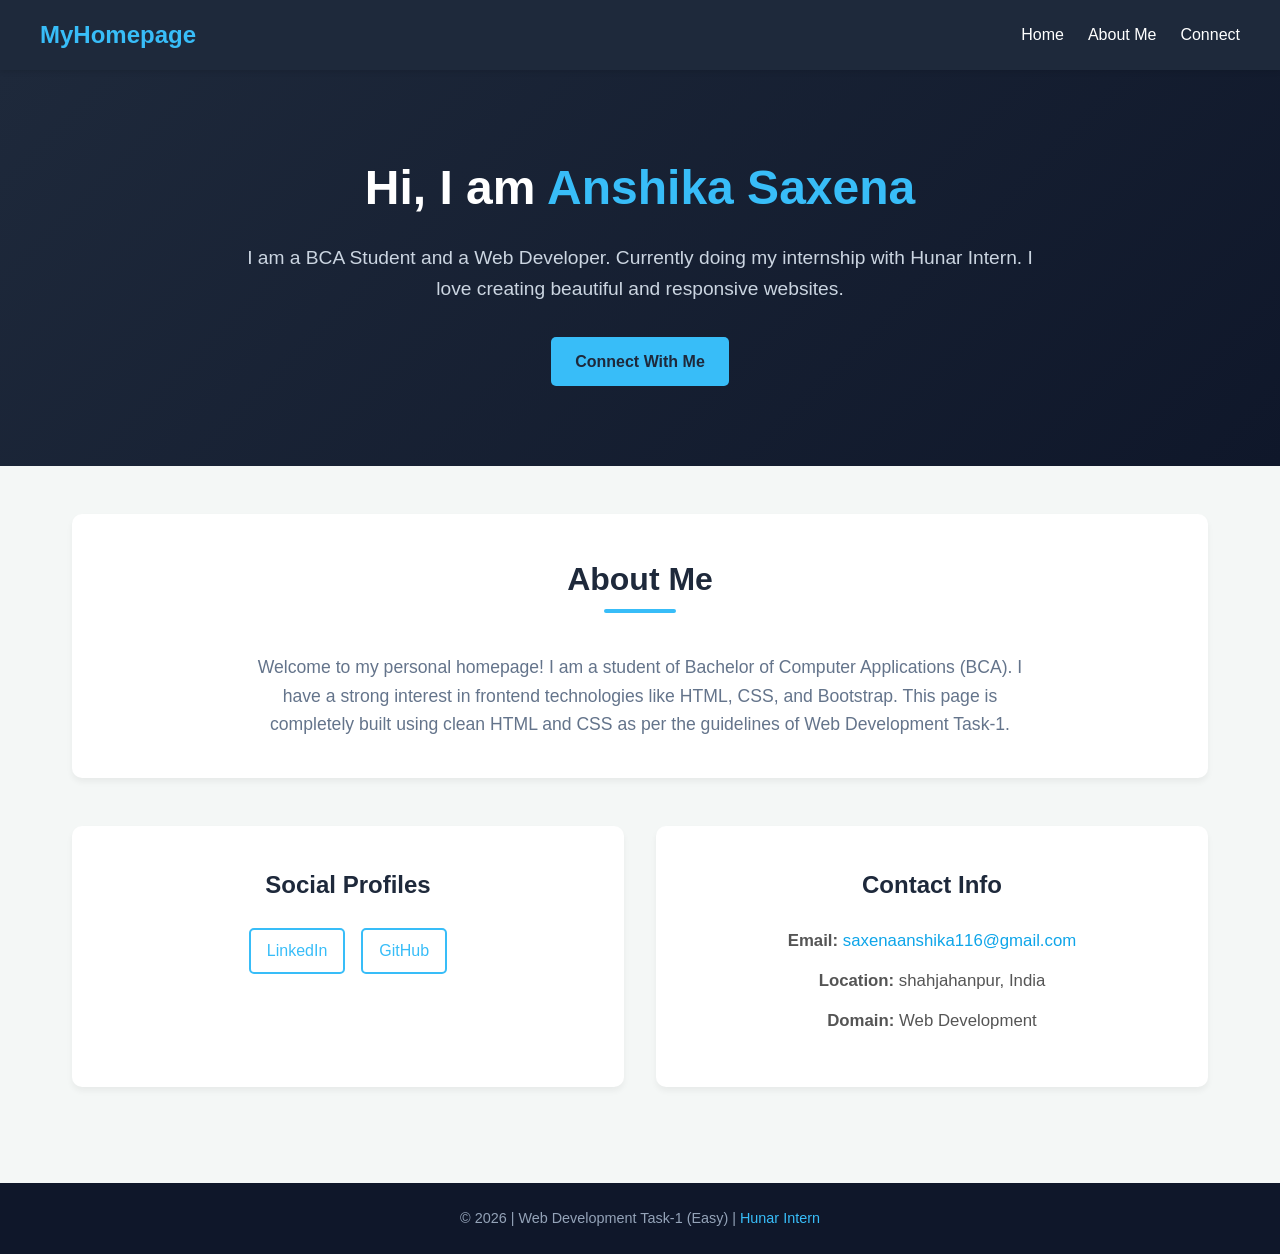
<file: index.html>
<!DOCTYPE html>
<html lang="en">
<head>
    <meta charset="UTF-8">
    <meta name="viewport" content="width=device-width, initial-scale=1.0">
    <title>Personal Homepage | Hunar Intern Task 1</title>
    <link rel="stylesheet" href="class.css">
</head>
<body>
    <header>
        <nav class="navbar">
            <div class="logo">MyHomepage</div>
            <ul class="nav-links">
                <li><a href="#home">Home</a></li>
                <li><a href="#about">About Me</a></li>
                <li><a href="#connect">Connect</a></li>
            </ul>
        </nav>
    </header>
    <section class="hero" id="home">
        <div class="hero-content">
            <h1>Hi, I am <span>Anshika Saxena</span></h1>
            <p>I am a BCA Student and a Web Developer. Currently doing my internship with Hunar Intern. I love creating beautiful and responsive websites.</p>
            <a href="#connect" class="btn">Connect With Me</a>
        </div>
    </section>
    <main class="container">
        <section class="about-section" id="about">
            <h2>About Me</h2>
            <p>
                Welcome to my personal homepage! I am a student of Bachelor of Computer Applications (BCA). I have a strong interest in frontend technologies like HTML, CSS, and Bootstrap. This page is completely built using clean HTML and CSS as per the guidelines of Web Development Task-1.
            </p>
        </section>
        <div class="connect-grid" id="connect">
            <div class="card">
                <h3>Social Profiles</h3>
                <div class="social-links">
                    <a href="https://linkedin.com/" target="#" class="social-btn">LinkedIn</a>
                    <a href="https://github.com/" target="#" class="social-btn">GitHub</a>
                </div>
            </div>
            <div class="card">
                <h3>Contact Info</h3>
                <div class="contact-info">
                    <p><strong>Email:</strong> <a href="mailto:saxenaanshika116@gmail.com">saxenaanshika116@gmail.com</a></p>
                    <p><strong>Location:</strong> shahjahanpur, India</p>
                    <p><strong>Domain:</strong> Web Development</p>
                </div>
            </div>
        </div>
    </main>
    <footer>
        <p>&copy; 2026 | Web Development Task-1 (Easy) | <span>Hunar Intern</span></p>
    </footer>
</body>
</html>
</file>
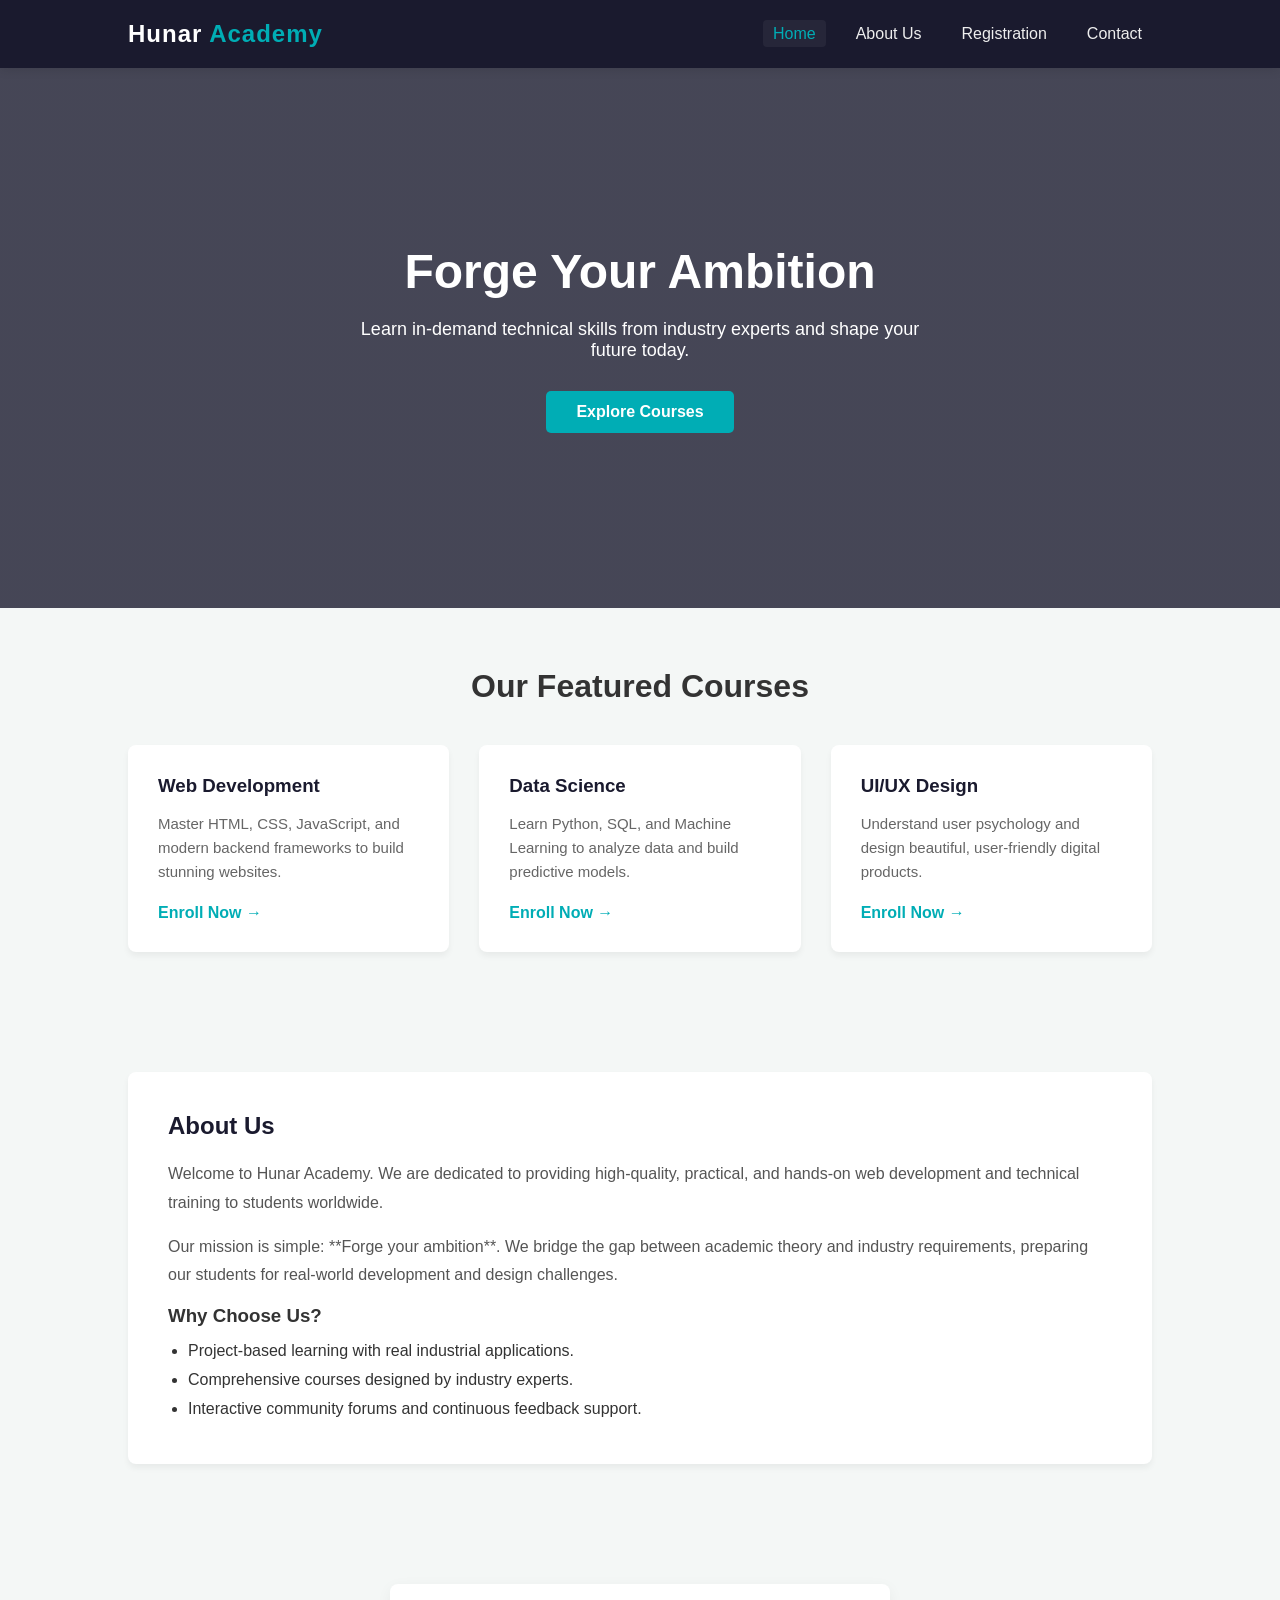
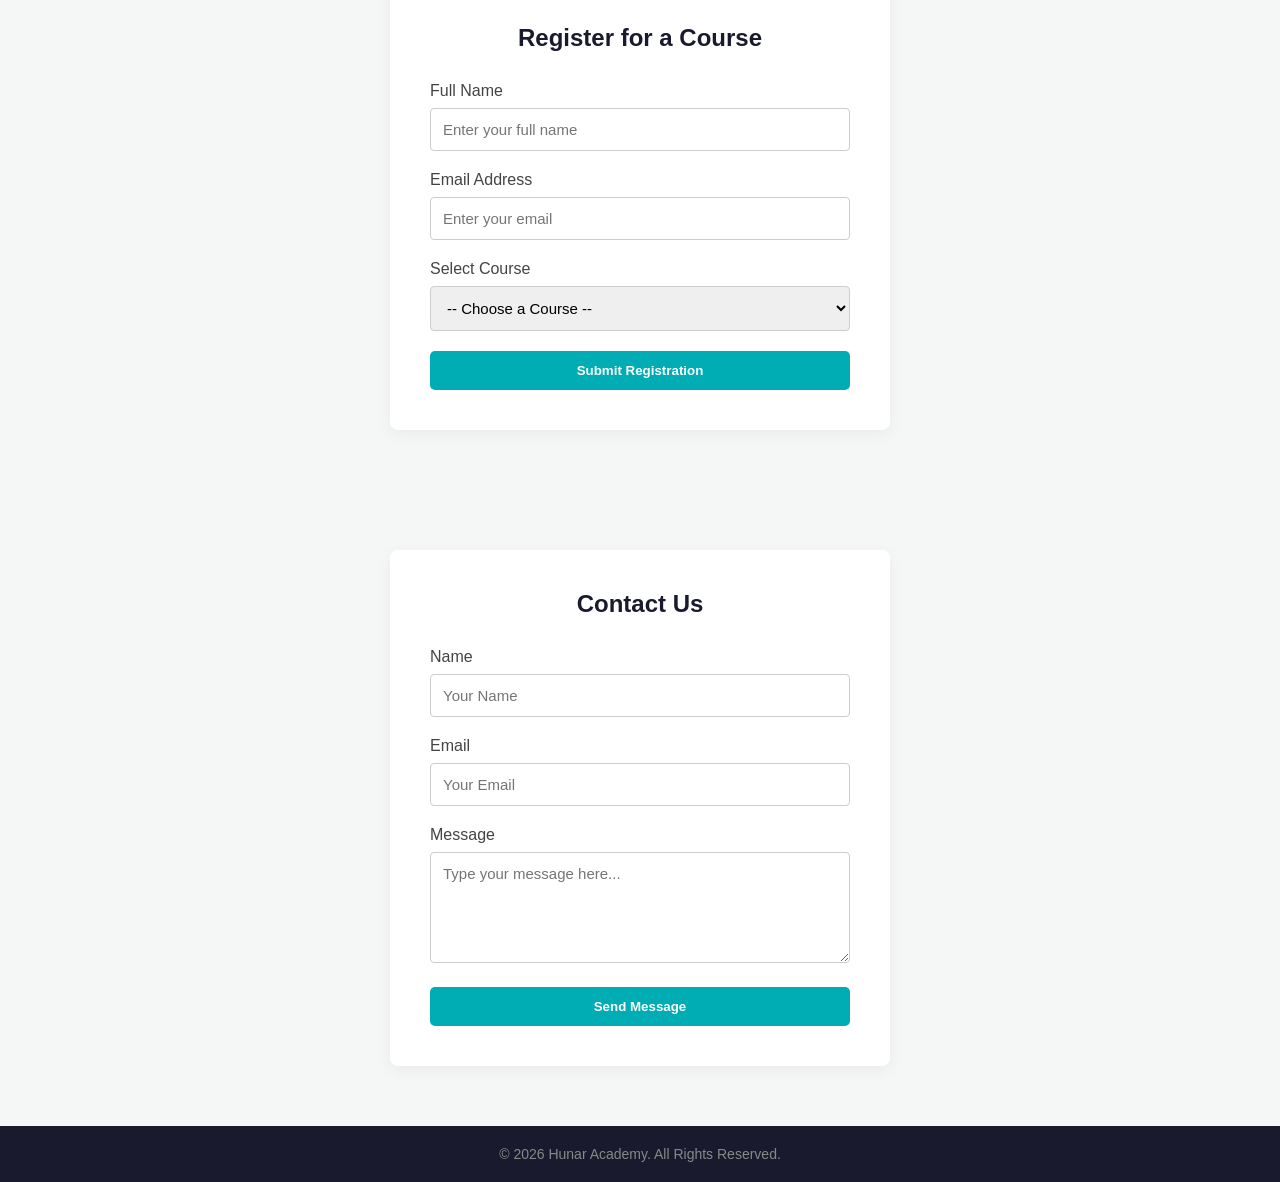
<file: about.html>
<!DOCTYPE html>
<html lang="en">
<head>
    <meta charset="UTF-8">
    <meta name="viewport" content="width=device-width, initial-scale=1.0">
    <title>Hunar Academy</title>
    <link rel="stylesheet" href="style.css">
</head>
<body>
    <header>
        <div class="logo">Hunar <span>Academy</span></div>
        <nav>
            <ul>
                <li><a href="index.html" class="active">Home</a></li>
                <li><a href="about.html">About Us</a></li>
                <li><a href="register.html">Registration</a></li>
                <li><a href="contact.html">Contact</a></li>
            </ul>
        </nav>
    </header>
    <section class="hero">
        <div class="hero-content">
            <h1>Forge Your Ambition</h1>
            <p>Learn in-demand technical skills from industry experts and shape your future today.</p>
            <a href="register.html" class="btn">Explore Courses</a>
        </div>
    </section>

    <section class="courses-section">
        <h2 class="section-title">Our Featured Courses</h2>
        <div class="course-grid">
            <div class="course-card">
                <h3>Web Development</h3>
                <p>Master HTML, CSS, JavaScript, and modern backend frameworks to build stunning websites.</p>
                <a href="register.html" class="course-link">Enroll Now →</a>
            </div>
            <div class="course-card">
                <h3>Data Science</h3>
                <p>Learn Python, SQL, and Machine Learning to analyze data and build predictive models.</p>
                <a href="register.html" class="course-link">Enroll Now →</a>
            </div>
            <div class="course-card">
                <h3>UI/UX Design</h3>
                <p>Understand user psychology and design beautiful, user-friendly digital products.</p>
                <a href="register.html" class="course-link">Enroll Now →</a>
            </div>
        </div>
    </section>


    <section class="page-content">
        <div class="content-container">
            <h2>About Us</h2>
            <p>Welcome to Hunar Academy. We are dedicated to providing high-quality, practical, and hands-on web development and technical training to students worldwide.</p>
            <p>Our mission is simple: **Forge your ambition**. We bridge the gap between academic theory and industry requirements, preparing our students for real-world development and design challenges.</p>
            <h3>Why Choose Us?</h3>
            <ul>
                <li>Project-based learning with real industrial applications.</li>
                <li>Comprehensive courses designed by industry experts.</li>
                <li>Interactive community forums and continuous feedback support.</li>
            </ul>
        </div>
    </section>

     <section class="form-section">
        <div class="form-container">
            <h2>Register for a Course</h2>
            <form action="#" method="POST">
                <div class="form-group">
                    <label for="fullname">Full Name</label>
                    <input type="text" id="fullname" placeholder="Enter your full name" required>
                </div>
                <div class="form-group">
                    <label for="email">Email Address</label>
                    <input type="email" id="email" placeholder="Enter your email" required>
                </div>
                <div class="form-group">
                    <label for="course">Select Course</label>
                    <select id="course" required>
                        <option value="">-- Choose a Course --</option>
                        <option value="webdev">Web Development</option>
                        <option value="datascience">Data Science</option>
                        <option value="uiux">UI/UX Design</option>
                    </select>
                </div>
                <button type="submit" class="btn btn-block">Submit Registration</button>
            </form>
        </div>
    </section>

    <section class="form-section">
        <div class="form-container">
            <h2>Contact Us</h2>
            <form action="#" method="POST">
                <div class="form-group">
                    <label for="c-name">Name</label>
                    <input type="text" id="c-name" placeholder="Your Name" required>
                </div>
                <div class="form-group">
                    <label for="c-email">Email</label>
                    <input type="email" id="c-email" placeholder="Your Email" required>
                </div>
                <div class="form-group">
                    <label for="c-message">Message</label>
                    <textarea id="c-message" rows="5" placeholder="Type your message here..." required></textarea>
                </div>
                <button type="submit" class="btn btn-block">Send Message</button>
            </form>
        </div>
    </section>

    <footer>
        <p>&copy; 2026 Hunar Academy. All Rights Reserved.</p>
    </footer>
</body>
</html>
</file>
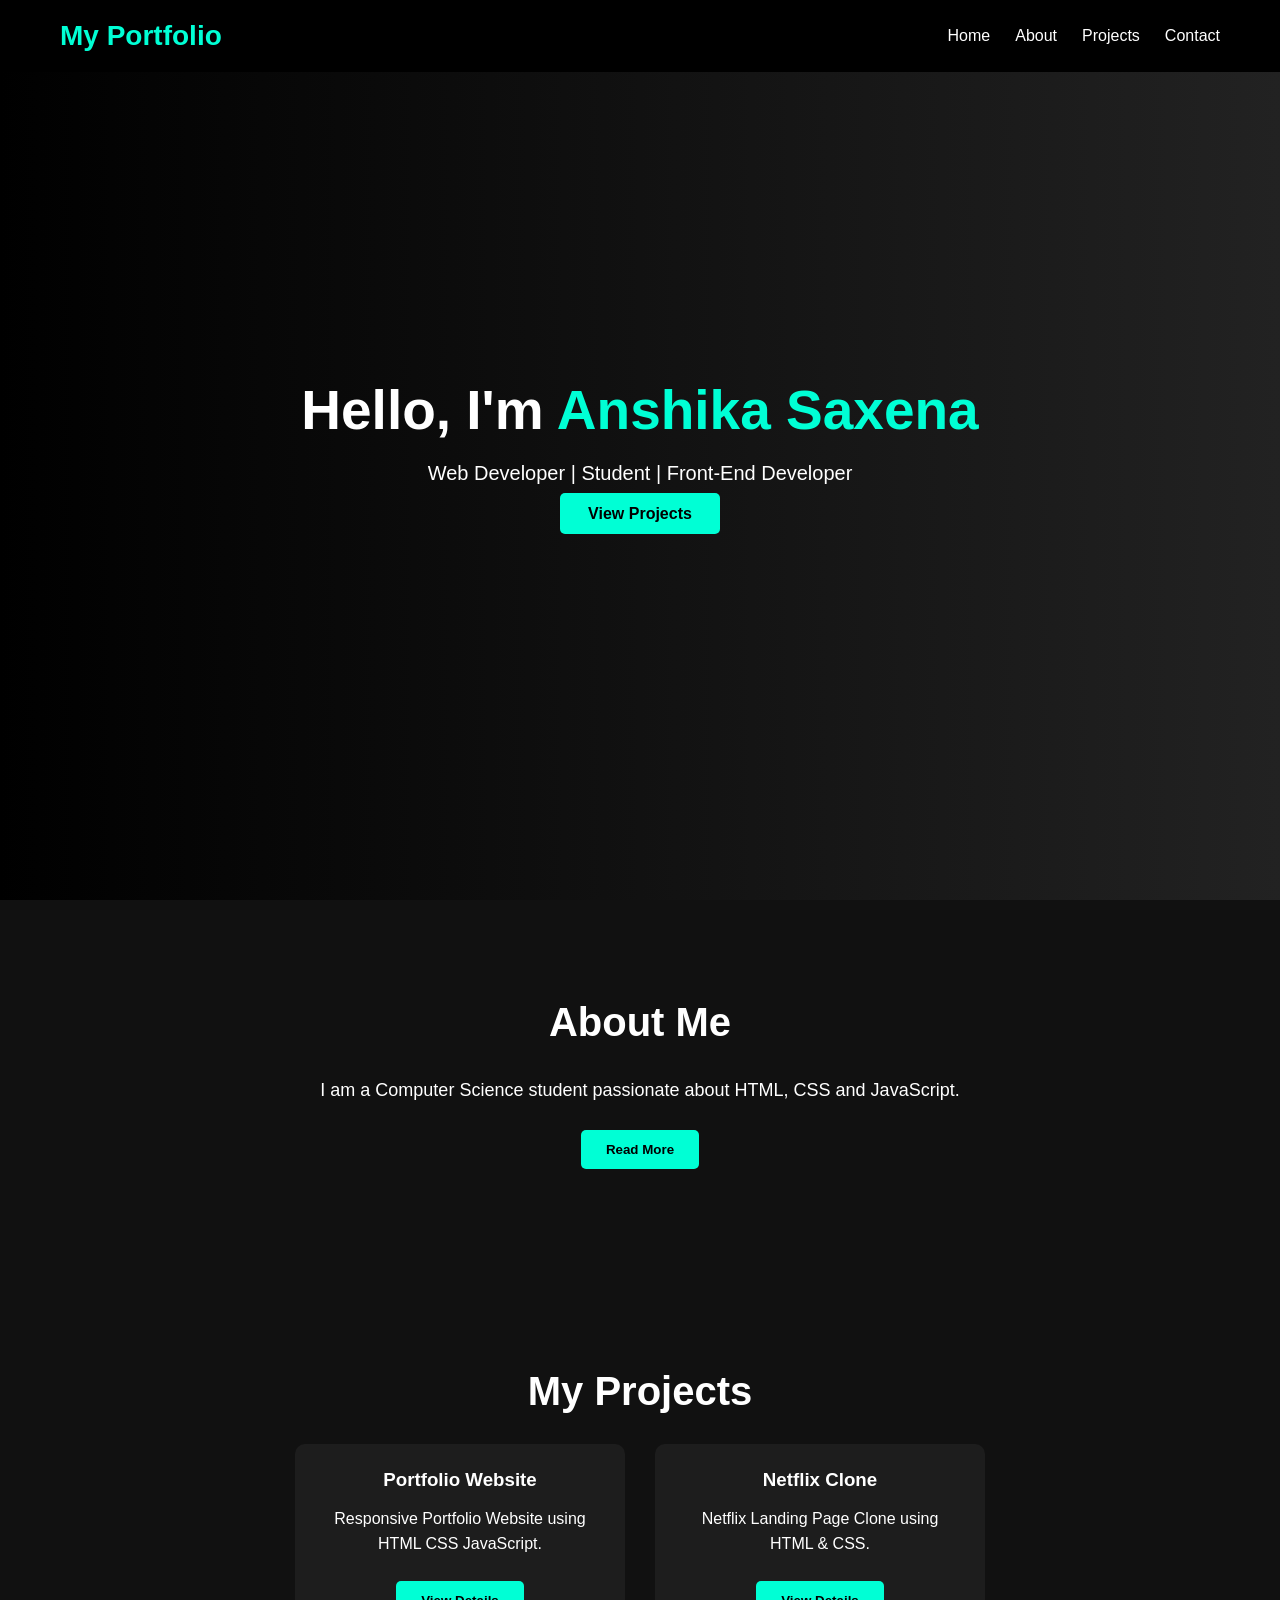
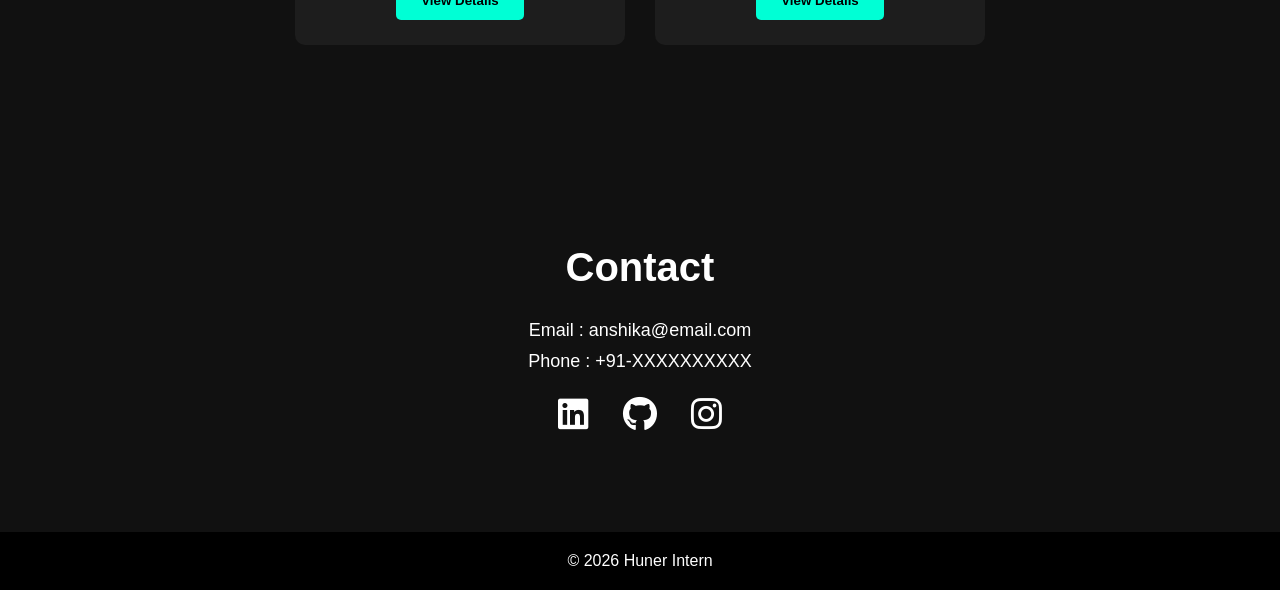
<file: project.html>
<!DOCTYPE html>
<html lang="en">
<head>
<meta charset="UTF-8">
<meta name="viewport" content="width=device-width, initial-scale=1.0">
<title>My Portfolio</title>
<link rel="stylesheet" href="stand.css">
<link rel="stylesheet"
href="https://cdnjs.cloudflare.com/ajax/libs/font-awesome/6.5.2/css/all.min.css">
</head>
<body>
<!-- Navigation -->
<nav>
<div class="logo">My Portfolio</div>
<ul>
<li><a href="#home">Home</a></li>
<li><a href="#about">About</a></li>
<li><a href="#projects">Projects</a></li>
<li><a href="#contact">Contact</a></li>
</ul>
</nav>
<!-- Home -->
<section id="home" class="hero">
<div class="content">
<h1>Hello, I'm <span>Anshika Saxena</span></h1>
<p>Web Developer | Student | Front-End Developer</p>
<a href="#projects" class="btn">View Projects</a>
</div>
</section>
<!-- About -->
<section id="about">
<h2>About Me</h2>
<p>
I am a Computer Science student passionate about HTML, CSS and JavaScript.
</p>
<div id="moreText">
<p>
I love creating responsive websites, portfolio pages, landing pages and
Netflix UI clones. I enjoy learning new web technologies and improving
my frontend development skills.
</p>
</div>
<button onclick="toggleText()" id="btn">Read More</button>
</div>
</div>
</section>
<!-- Projects -->
<section id="projects">
<h2>My Projects</h2>
<div class="cards">
<div class="card">
<h3>Portfolio Website</h3>
<p>
Responsive Portfolio Website using HTML CSS JavaScript.
</p>
<div class="details">
<p>
Features:
✔ Responsive Design
✔ Navigation Bar
✔ Smooth Scrolling
✔ Read More Button
✔ Hover Effects
✔ Contact Section
</p>
</div>
<button onclick="toggleProject(this)">View Details</button>
</div>
<div class="card">
<h3>Netflix Clone</h3>
<p>
Netflix Landing Page Clone using HTML & CSS.
</p>
<div class="details">
<p>
Features:
✔ Hero Banner
✔ Navigation
✔ Movie Cards
✔ Hover Animation
✔ Mobile Responsive
✔ FAQ Section
</p>
</div>
<button onclick="toggleProject(this)">View Details</button>
</div>
</div>
</section>
<!-- Contact -->
<section id="contact">
<h2>Contact</h2>
<p>Email : anshika@email.com</p>
<p>Phone : +91-XXXXXXXXXX</p>
<div class="social">
<i class="fab fa-linkedin"></i>
<i class="fab fa-github"></i>
<i class="fab fa-instagram"></i>
</div>
</section>
<footer>
<p>© 2026 Huner Intern</p>
</footer>
<script src="app.js"></script>
</body>
</html>
</file>
<file: class.css>
* {
    margin: 0;
    padding: 0;
    box-sizing: border-box;
    font-family: 'Segoe UI', Tahoma, Verdana, sans-serif;
}
body {
    background-color: #f4f7f6;
    color: #333;
    line-height: 1.6;
}
header {
    background-color: #1e293b;
    color: white;
    padding: 1rem 2rem;
    position: sticky;
    top: 0;
    z-index: 100;
    box-shadow: 0 2px 5px rgba(0,0,0,0.1);
}
.navbar {
    display: flex;
    justify-content: space-between;
    align-items: center;
    max-width: 1200px;
    margin: 0 auto;
}
.logo {
    font-size: 1.5rem;
    font-weight: bold;
    color: #38bdf8;
}
.nav-links {
    list-style: none;
    display: flex;
    gap: 1.5rem;
}
.nav-links a {
    color: white;
    text-decoration: none;
    font-weight: 500;
    transition: color 0.3s;
}
.nav-links a:hover {
    color: #38bdf8;
}
.hero {
    background: linear-gradient(135deg, #1e293b 0%, #0f172a 100%);
    color: white;
    padding: 5rem 2rem;
    text-align: center;
}
.hero-content {
    max-width: 800px;
    margin: 0 auto;
}
.hero h1 {
    font-size: 3rem;
    margin-bottom: 1rem;
}
.hero h1 span {
    color: #38bdf8;
}
.hero p {
    font-size: 1.2rem;
    color: #cbd5e1;
    margin-bottom: 2rem;
}
.btn {
    display: inline-block;
    background-color: #38bdf8;
    color: #1e293b;
    padding: 0.75rem 1.5rem;
    text-decoration: none;
    font-weight: bold;
    border-radius: 5px;
    transition: 0.3s, transform 0.2s;
}
.btn:hover {
    background-color: #0ea5e9;
    transform: translateY(-2px);
}
.container {
    max-width: 1200px;
    margin: 0 auto;
    padding: 3rem 2rem;
}
.about-section {
    background: white;
    padding: 2.5rem;
    border-radius: 10px;
    box-shadow: 0 4px 6px rgba(0,0,0,0.05);
    margin-bottom: 3rem;
    text-align: center;
}
.about-section h2 {
    font-size: 2rem;
    margin-bottom: 1rem;
    color: #1e293b;
    position: relative;
    display: inline-block;
    padding-bottom: 0.5rem;
}
.about-section h2::after {
    content: '';
    width: 50%;
    height: 4px;
    background-color: #38bdf8;
    position: absolute;
    bottom: 0;
    left: 25%;
    border-radius: 2px;
}
.about-section p {
    font-size: 1.1rem;
    color: #64748b;
    max-width: 800px;
    margin: 1.5rem auto 0 auto;
}
.connect-grid {
    display: grid;
    grid-template-columns: repeat(auto-fit, minmax(300px, 1fr));
    gap: 2rem;
}
.card {
    background: white;
    padding: 2.5rem;
    border-radius: 10px;
    box-shadow: 0 4px 6px rgba(0,0,0,0.05);
    text-align: center;
}
.card h3 {
    font-size: 1.5rem;
    color: #1e293b;
    margin-bottom: 1.5rem;
}
.social-links {
    display: flex;
    justify-content: center;
    gap: 1rem;
    flex-wrap: wrap;
}
.social-btn {
    display: inline-block;
    padding: 0.5rem 1rem;
    border: 2px solid #38bdf8;
    color: #38bdf8;
    text-decoration: none;
    font-weight: 500;
    border-radius: 5px;
    transition: all 0.3s;
}
.social-btn:hover {
    background-color: #38bdf8;
    color: white;
}
.contact-info p {
    margin-bottom: 0.8rem;
    color: #555;
    font-size: 1.05rem;
}

.contact-info a {
    color: #0ea5e9;
    text-decoration: none;
}

.contact-info a:hover {
    text-decoration: underline;
}
footer {
    background-color: #0f172a;
    color: #94a3b8;
    text-align: center;
    padding: 1.5rem;
    margin-top: 3rem;
    font-size: 0.9rem;
}
footer p span {
    color: #38bdf8;
}
@media (max-width: 768px) {
    .navbar {
        flex-direction: column;
        gap: 1rem;
    }
    .hero h1 {
        font-size: 2.2rem;
    }
    .hero p {
        font-size: 1rem;
    }
}
</file>
<file: style.css>
* {
    margin: 0;
    padding: 0;
    box-sizing: border-box;
    font-family: 'Segoe UI', Tahoma, Geneva, Verdana, sans-serif;
}
body {
    background-color: #f4f7f6;
    color: #333;
    display: flex;
    flex-direction: column;
    min-height: 100vh;
}
header {
    background-color: #1a1a2e;
    color: #fff;
    display: flex;
    justify-content: space-between;
    align-items: center;
    padding: 20px 10%;
    position: sticky;
    top: 0;
    z-index: 1000;
    box-shadow: 0 2px 10px rgba(0,0,0,0.1);
}
.logo {
    font-size: 24px;
    font-weight: bold;
    letter-spacing: 1px;
}
.logo span {
    color: #00adb5;
}
nav ul {
    display: flex;
    list-style: none;
}
nav ul li {
    margin-left: 20px;
}
nav ul li a {
    color: #eee;
    text-decoration: none;
    font-size: 16px;
    font-weight: 500;
    transition: color 0.3s;
    padding: 5px 10px;
    border-radius: 4px;
}
nav ul li a:hover, nav ul li a.active {
    color: #00adb5;
    background-color: rgba(255, 255, 255, 0.05);
}
.hero {
    background: linear-gradient(rgba(26, 26, 46, 0.8), rgba(26, 26, 46, 0.8)), url('https://images.unsplash.com/photo-1516321318423-f06f85e504b3?q=80&w=1200') no-repeat center center/cover;
    height: 60vh;
    display: flex;
    justify-content: center;
    align-items: center;
    text-align: center;
    color: #fff;
    padding: 0 20px;
}
.hero-content h1 {
    font-size: 48px;
    margin-bottom: 20px;
}
.hero-content p {
    font-size: 18px;
    margin-bottom: 30px;
    max-width: 600px;
}
.btn {
    display: inline-block;
    background-color: #00adb5;
    color: #fff;
    padding: 12px 30px;
    text-decoration: none;
    border-radius: 5px;
    font-weight: 600;
    border: none;
    cursor: pointer;
    transition: 0.3s;
}
.btn:hover {
    background-color: #008c95;
}
.btn-block {
    width: 100%;
}
.courses-section {
    padding: 60px 10%;
}
.section-title {
    text-align: center;
    font-size: 32px;
    margin-bottom: 40px;
    position: relative;
}
.course-grid {
    display: grid;
    grid-template-columns: repeat(auto-fit, minmax(280px, 1fr));
    gap: 30px;
}
.course-card {
    background: #fff;
    padding: 30px;
    border-radius: 8px;
    box-shadow: 0 4px 6px rgba(0,0,0,0.05);
    transition: transform 0.3s;
}
.course-card:hover {
    transform: translateY(-5px);
}
.course-card h3 {
    margin-bottom: 15px;
    color: #1a1a2e;
}
.course-card p {
    color: #666;
    font-size: 15px;
    line-height: 1.6;
    margin-bottom: 20px;
}
.course-link {
    color: #00adb5;
    text-decoration: none;
    font-weight: 600;
}
.page-content {
    padding: 60px 10%;
    flex: 1;
}
.content-container ul {
    margin-left: 20px;
    margin-top: 10px;
    line-height: 1.8;
}
.content-container {
    background: #fff;
    padding: 40px;
    border-radius: 8px;
    box-shadow: 0 4px 6px rgba(0,0,0,0.05);
}
.content-container h2 {
    margin-bottom: 20px;
    color: #1a1a2e;
}
.content-container p {
    font-size: 16px;
    line-height: 1.8;
    margin-bottom: 15px;
    color: #555;
}
.form-section {
    padding: 60px 20px;
    display: flex;
    justify-content: center;
    align-items: center;
    flex: 1;
}
.form-container {
    background: #fff;
    width: 100%;
    max-width: 500px;
    padding: 40px;
    border-radius: 8px;
    box-shadow: 0 4px 15px rgba(0,0,0,0.05);
}
.form-container h2 {
    text-align: center;
    margin-bottom: 30px;
    color: #1a1a2e;
}
.form-group {
    margin-bottom: 20px;
}
.form-group label {
    display: block;
    margin-bottom: 8px;
    font-weight: 500;
    color: #444;
}
.form-group input, .form-group select, .form-group textarea {
    width: 100%;
    padding: 12px;
    border: 1px solid #ccc;
    border-radius: 4px;
    font-size: 15px;
}
.form-group input:focus, .form-group select:focus, .form-group textarea:focus {
    outline: none;
    border-color: #00adb5;
}
footer {
    background-color: #1a1a2e;
    color: #888;
    text-align: center;
    padding: 20px;
    margin-top: auto;
    font-size: 14px;
}
@media (max-width: 768px) {
    header {
        flex-direction: column;
        padding: 15px;
    }
    nav ul {
        margin-top: 15px;
    }
    .hero-content h1 {
        font-size: 32px;
    }
    .hero-content p {
        font-size: 15px;
    }
}
</file>
<file: stand.css>
*{
    margin:0;
    padding:0;
    box-sizing:border-box;
    font-family:Arial, Helvetica, sans-serif;
}

html{
    scroll-behavior:smooth;
}

body{
    background:#111;
    color:#fff;
}

/* Navigation */

nav{
    position:fixed;
    top:0;
    width:100%;
    background:#000;
    display:flex;
    justify-content:space-between;
    align-items:center;
    padding:20px 60px;
    z-index:1000;
}

.logo{
    font-size:28px;
    font-weight:bold;
    color:#00ffd5;
}

nav ul{
    display:flex;
    list-style:none;
}

nav ul li{
    margin-left:25px;
}

nav ul li a{
    text-decoration:none;
    color:white;
    transition:.3s;
}

nav ul li a:hover{
    color:#00ffd5;
}

/* Hero */

.hero{
    height:100vh;
    display:flex;
    justify-content:center;
    align-items:center;
    text-align:center;
    background:linear-gradient(to right,#000,#222);
}

.hero h1{
    font-size:55px;
}

.hero span{
    color:#00ffd5;
}

.hero p{
    margin:20px 0;
    font-size:20px;
}

.btn{
    text-decoration:none;
    background:#00ffd5;
    color:#000;
    padding:12px 28px;
    border-radius:5px;
    font-weight:bold;
}

/* Common Section */

section{
    padding:100px 20px;
}

h2{
    text-align:center;
    margin-bottom:30px;
    font-size:40px;
}

/* About */

#about{
    text-align:center;
    max-width:800px;
    margin:auto;
}

#about p{
    font-size:18px;
    line-height:30px;
}

#moreText{
    display:none;
    margin-top:20px;
}

/* Button */

button{
    margin-top:25px;
    padding:12px 25px;
    background:#00ffd5;
    border:none;
    border-radius:5px;
    cursor:pointer;
    font-weight:bold;
    transition:.3s;
}

button:hover{
    background:white;
}

/* Projects */

.cards{
    display:flex;
    justify-content:center;
    gap:30px;
    flex-wrap:wrap;
}

.card{
    width:330px;
    background:#1d1d1d;
    padding:25px;
    border-radius:10px;
    text-align:center;
    transition:.4s;
}

.card:hover{
    transform:translateY(-10px);
    box-shadow:0 0 15px #00ffd5;
}

.card h3{
    margin-bottom:15px;
}

.card p{
    line-height:25px;
}

.details{
    display:none;
    margin-top:20px;
}

/* Contact */

#contact{
    text-align:center;
}

#contact p{
    margin:10px;
    font-size:18px;
}

.social{
    margin-top:25px;
}

.social i{
    font-size:35px;
    margin:0 15px;
    cursor:pointer;
    transition:.3s;
}

.social i:hover{
    color:#00ffd5;
    transform:scale(1.2);
}

/* Footer */

footer{
    background:#000;
    text-align:center;
    padding:20px;
}

/* Responsive */

@media(max-width:768px){

nav{
    flex-direction:column;
    padding:20px;
}

nav ul{
    margin-top:15px;
}

.hero h1{
    font-size:35px;
}

.cards{
    flex-direction:column;
    align-items:center;
}

}
</file>
